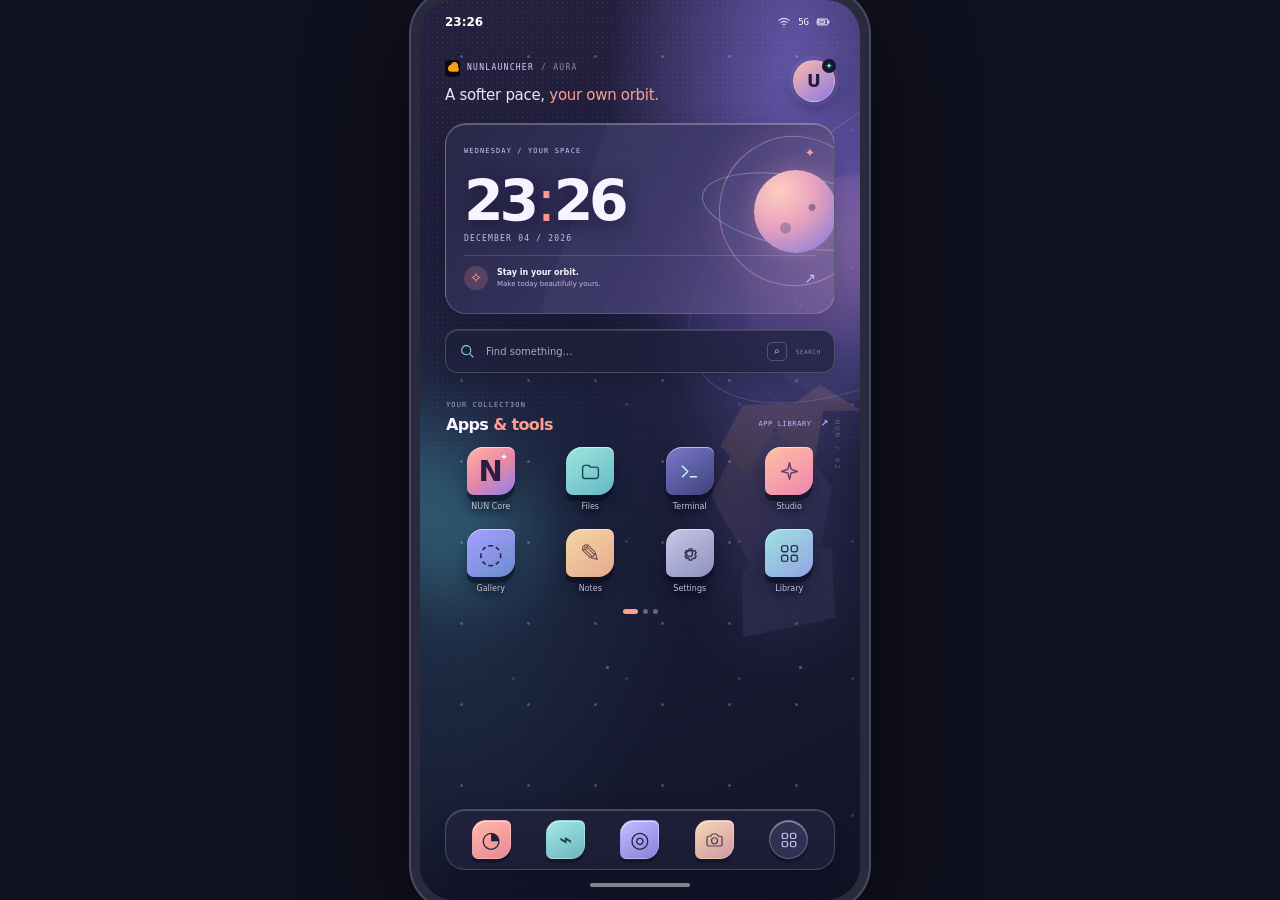
<file: ui/index.html>
<!doctype html>
<html lang="en">
<head>
<meta charset="utf-8"><meta name="viewport" content="width=device-width,initial-scale=1,viewport-fit=cover">
<meta name="theme-color" content="#17182f"><meta name="description" content="NUNLauncher — independent mobile home environment concept">
<title>NUNLauncher — Home</title><link rel="stylesheet" href="./styles.css"><script src="./app.js" defer></script>
</head>
<body>
<svg class="icons" aria-hidden="true">
<symbol id="i-wifi" viewBox="0 0 24 24"><path d="M3 9a14 14 0 0 1 18 0M6.5 12.5a9 9 0 0 1 11 0M10 16a3.5 3.5 0 0 1 4 0M12 20h.01"/></symbol>
<symbol id="i-battery" viewBox="0 0 24 24"><rect x="2" y="7" width="18" height="10" rx="2"/><path d="M22 10v4M5 10h10v4H5z"/></symbol>
<symbol id="i-search" viewBox="0 0 24 24"><circle cx="10.8" cy="10.8" r="6.8"/><path d="m16 16 5 5"/></symbol>
<symbol id="i-grid" viewBox="0 0 24 24"><rect x="3" y="3" width="7" height="7" rx="2"/><rect x="14" y="3" width="7" height="7" rx="2"/><rect x="3" y="14" width="7" height="7" rx="2"/><rect x="14" y="14" width="7" height="7" rx="2"/></symbol>
<symbol id="i-spark" viewBox="0 0 24 24"><path d="m12 2 1.8 7.2L21 12l-7.2 1.8L12 21l-1.8-7.2L3 12l7.2-2.8L12 2Z"/></symbol>
<symbol id="i-folder" viewBox="0 0 24 24"><path d="M3 7.5A2.5 2.5 0 0 1 5.5 5H10l2 2h6.5A2.5 2.5 0 0 1 21 9.5v8a2.5 2.5 0 0 1-2.5 2.5h-13A2.5 2.5 0 0 1 3 17.5z"/></symbol>
<symbol id="i-terminal" viewBox="0 0 24 24"><path d="m4 6 6 6-6 6M13 18h7"/></symbol>
<symbol id="i-settings" viewBox="0 0 24 24"><circle cx="12" cy="12" r="3.5"/><path d="m19.4 15 .1.1 1.2 1-1.5 2.6-1.5-.6a8.4 8.4 0 0 1-1.6.9l-.3 1.6h-3l-.3-1.6a8.4 8.4 0 0 1-1.7-.9l-1.4.6-1.5-2.6 1.2-1a7.7 7.7 0 0 1 0-1.9l-1.2-1 1.5-2.6 1.5.6a8.4 8.4 0 0 1 1.6-.9l.3-1.6h3l.3 1.6a8.4 8.4 0 0 1 1.7.9l1.4-.6 1.5 2.6-1.2 1a7.7 7.7 0 0 1-.1 1.8Z" transform="translate(-1 -1)"/></symbol>
<symbol id="i-bluetooth" viewBox="0 0 24 24"><path d="m7 7 10 10-5 5V2l5 5L7 17"/></symbol>
<symbol id="i-flash" viewBox="0 0 24 24"><path d="m13 2-9 12h7l-1 8 10-13h-7z"/></symbol>
<symbol id="i-moon" viewBox="0 0 24 24"><path d="M20.8 15.2A8.5 8.5 0 0 1 8.8 3.2 8.5 8.5 0 1 0 20.8 15.2Z"/></symbol>
<symbol id="i-camera" viewBox="0 0 24 24"><path d="M4 7h3l2-3h6l2 3h3a2 2 0 0 1 2 2v9a2 2 0 0 1-2 2H4a2 2 0 0 1-2-2V9a2 2 0 0 1 2-2Z"/><circle cx="12" cy="13" r="4"/></symbol>
</svg>
<main class="phone" id="phone">
<div class="ambient-bg" aria-hidden="true"><div class="aurora aurora-a"></div><div class="aurora aurora-b"></div><div class="celestial-ring ring-a"></div><div class="celestial-ring ring-b"></div><div class="celestial-core"></div><div class="star-field"></div><div class="anime-silhouette"><i></i><b></b></div><span class="bg-caption">NUN / 02</span></div>
<header class="status-bar"><time id="status-time">09:41</time><button id="quick-open" aria-label="Open quick settings"><span class="status-icons"><svg><use href="#i-wifi"/></svg><b>5G</b><svg><use href="#i-battery"/></svg></span></button></header>
<section class="home-content" aria-label="NUNLauncher home screen">
<div class="hello-row"><div><div class="launcher-brand"><img class="brand-flower" src="../assets/duck-ui/duck-mark.svg" alt=""> NUNLAUNCHER <span class="brand-edition">/ AURA</span></div><p class="greeting" id="greeting">A new day, <em>a new orbit.</em></p></div><button class="profile-button" data-launch="Profile" aria-label="User profile"><span>U</span><i>✦</i></button></div>
<section class="hero-widget">
<div class="widget-kicker"><span>WEDNESDAY / YOUR SPACE</span><i>✦</i></div>
<div class="widget-time" id="widget-clock">09<span>:</span>41</div>
<div class="widget-date" id="widget-date">NOVEMBER 11 / 2026</div>
<div class="widget-divider"></div>
<div class="widget-message"><span class="message-orb">✧</span><span><b>Stay in your orbit.</b><small>Make today beautifully yours.</small></span><span class="widget-arrow">↗</span></div>
<div class="widget-art" aria-hidden="true"><div class="art-ring"></div><div class="art-moon"></div><div class="art-star">✦</div></div>
</section>
<label class="search-field"><svg><use href="#i-search"/></svg><input id="home-search" type="search" placeholder="Find something…" autocomplete="off"><kbd>⌕</kbd><span class="search-shortcut">SEARCH</span></label>
<div class="section-heading"><div><small>YOUR COLLECTION</small><h2>Apps <em>& tools</em></h2></div><button id="all-apps" type="button">APP LIBRARY <span>↗</span></button></div>
<section class="app-grid" id="home-grid" aria-label="Applications">
<button class="app-item" data-launch="NUN Core" data-keywords="system core dashboard"><span class="app-icon icon-core"><b>N</b><i>✦</i></span><small>NUN Core</small></button>
<button class="app-item" data-launch="Files" data-keywords="files documents storage"><span class="app-icon icon-files"><svg><use href="#i-folder"/></svg></span><small>Files</small></button>
<button class="app-item" data-launch="Terminal" data-keywords="terminal command shell"><span class="app-icon icon-terminal"><svg><use href="#i-terminal"/></svg></span><small>Terminal</small></button>
<button class="app-item" data-launch="Studio" data-keywords="studio design create"><span class="app-icon icon-studio"><svg><use href="#i-spark"/></svg></span><small>Studio</small></button>
<button class="app-item" data-launch="Gallery" data-keywords="photos images gallery"><span class="app-icon icon-gallery"><i>◌</i></span><small>Gallery</small></button>
<button class="app-item" data-launch="Notes" data-keywords="notes writing journal"><span class="app-icon icon-notes">✎</span><small>Notes</small></button>
<button class="app-item" data-launch="Settings" data-keywords="settings controls preferences"><span class="app-icon icon-settings"><svg><use href="#i-settings"/></svg></span><small>Settings</small></button>
<button class="app-item" data-launch="Library" data-keywords="library apps catalog"><span class="app-icon icon-library"><svg><use href="#i-grid"/></svg></span><small>Library</small></button>
</section>
<div class="page-indicator"><i class="active"></i><i></i><i></i></div>
<div class="flex-space"></div>
<nav class="favorite-dock" aria-label="Favorite applications"><button class="favorite-item favorite-phone" data-launch="Phone" aria-label="Phone">◔</button><button class="favorite-item favorite-chat" data-launch="Messages" aria-label="Messages">⌁</button><button class="favorite-item favorite-browser" data-launch="Browser" aria-label="Browser">◎</button><button class="favorite-item favorite-camera" data-launch="Camera" aria-label="Camera"><svg><use href="#i-camera"/></svg></button><button class="dock-library" id="dock-library" aria-label="Open app library"><svg><use href="#i-grid"/></svg></button></nav>
<div class="gesture-bar"></div>
</section>
<section class="app-drawer" id="drawer" aria-hidden="true"><div class="drawer-handle"></div><div class="drawer-header"><div><small>THE NUN COLLECTION</small><h2>Everything <em>within reach.</em></h2></div><button id="drawer-close" aria-label="Close app library">×</button></div><label class="drawer-search"><svg><use href="#i-search"/></svg><input id="drawer-search" type="search" placeholder="Search your apps…" autocomplete="off"></label><div class="drawer-categories"><button class="category active" data-category="all">All</button><button class="category" data-category="system">System</button><button class="category" data-category="creative">Creative</button><button class="category" data-category="daily">Daily</button></div><div class="drawer-grid" id="drawer-grid"></div><p class="drawer-foot">YOUR PERSONAL APPLICATION SPACE</p></section>
<section class="control-center" id="quick-panel" aria-hidden="true"><div class="control-handle"></div><div class="control-header"><div><small>DEVICE CONTROL</small><h2>Feel the <em>flow.</em></h2></div><button id="quick-close" aria-label="Close quick settings">×</button></div><div class="control-clock"><strong id="panel-clock">09:41</strong><span id="panel-date">WED · NOV 11</span></div><div class="control-grid">
<button class="control-tile active" data-toggle="wifi" aria-pressed="true"><svg><use href="#i-wifi"/></svg><span>Wi-Fi</span><small>Connected</small></button>
<button class="control-tile active" data-toggle="bluetooth" aria-pressed="true"><svg><use href="#i-bluetooth"/></svg><span>Bluetooth</span><small>On</small></button>
<button class="control-tile" data-toggle="flash" aria-pressed="false"><svg><use href="#i-flash"/></svg><span>Flashlight</span><small>Off</small></button>
<button class="control-tile" data-toggle="focus" aria-pressed="false"><svg><use href="#i-moon"/></svg><span>Quiet mode</span><small>Off</small></button>
</div><label class="brightness-control"><span>SCREEN LIGHT</span><input id="brightness" type="range" min="40" max="100" value="90"></label><div class="control-footer"><span>LOCAL VISUAL PREVIEW</span><button id="settings-shortcut">PERSONALIZE ↗</button></div></section>
</main>
<dialog id="app-dialog" class="launch-dialog"><button id="dialog-close" class="dialog-close" aria-label="Close">×</button><div class="dialog-orbit">✦</div><small class="dialog-kicker">NUNLAUNCHER / APPLICATION</small><h2 id="dialog-title">Application</h2><p id="dialog-copy"></p><div class="dialog-note"><i></i> SHORTCUT PREVIEW · NO APP SERVICE CONNECTED</div><button id="dialog-ok" class="dialog-action">Back to your space <span>↗</span></button></dialog>
<div class="toast" id="toast" role="status" aria-live="polite"></div>
</body></html>
</file>
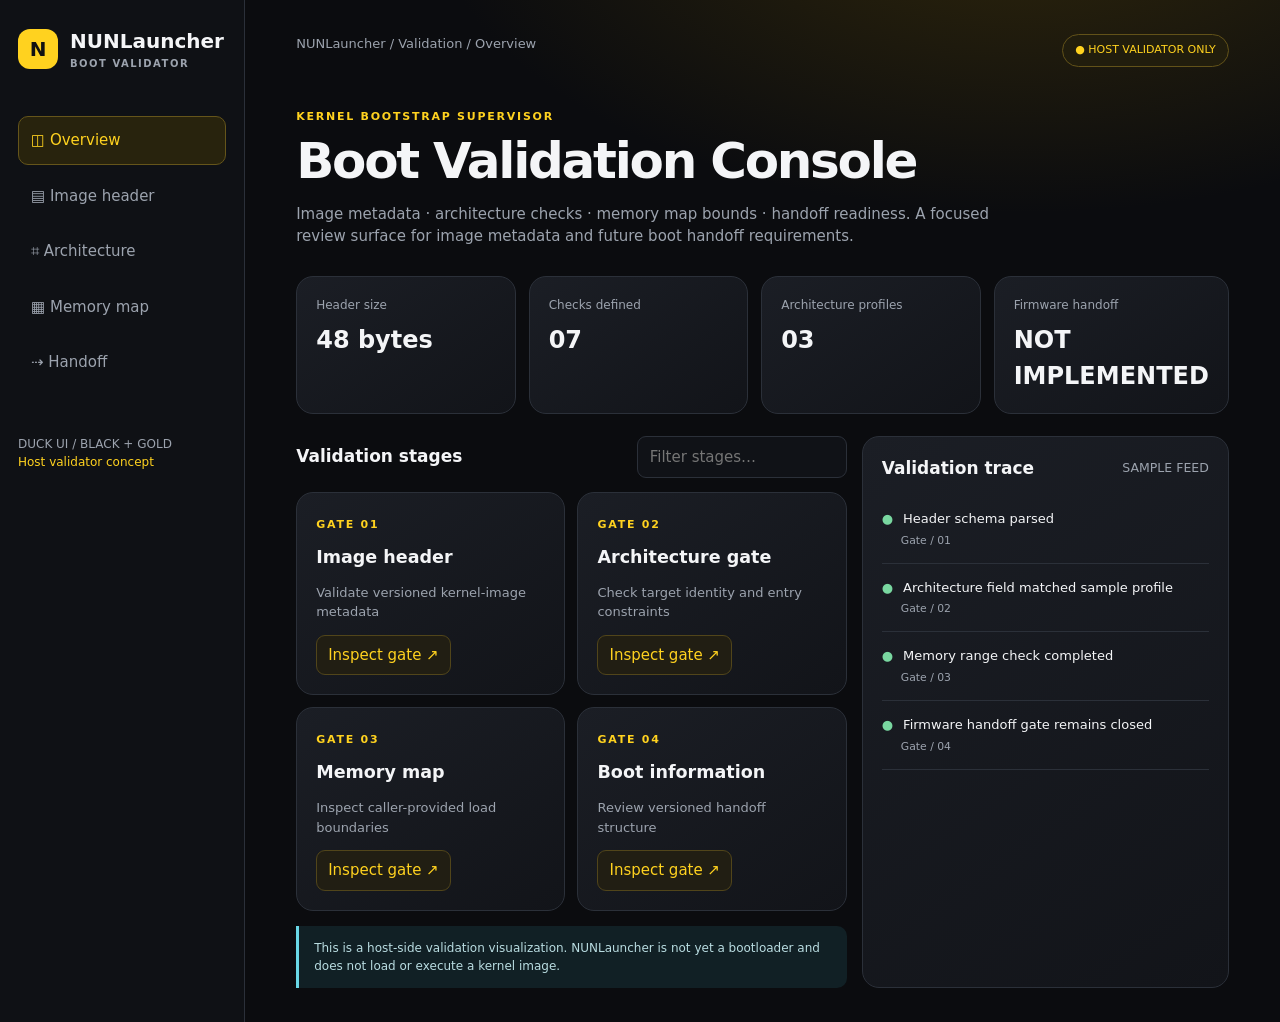
<file: docs/gui/index.html>
<!doctype html><html lang="en"><head><meta charset="utf-8"><meta name="viewport" content="width=device-width,initial-scale=1"><meta name="theme-color" content="#101114"><title>NUNLauncher — Boot Validation Console</title><style>
:root{color-scheme:dark;--bg:#0b0c0f;--p:#171a20;--l:#2b3039;--t:#f4f5f7;--m:#9ca3ae;--g:#ffd21f;--c:#69d7e6;--ok:#79d7a0;font:15px/1.5 Inter,system-ui,sans-serif}*{box-sizing:border-box}body{margin:0;background:radial-gradient(850px 450px at 80% -10%,#30270b,transparent 70%),var(--bg);color:var(--t)}button,input{font:inherit}.app{display:grid;grid-template-columns:245px 1fr;min-height:100vh}.side{background:#0f1115;border-right:1px solid var(--l);padding:26px 18px}.brand{display:flex;gap:12px;align-items:center;font-size:20px;font-weight:850}.mark{width:40px;height:40px;border-radius:12px;background:var(--g);color:#111;display:grid;place-items:center}.nav{display:grid;gap:7px;margin-top:45px}.nav button{background:transparent;border:1px solid transparent;color:var(--m);padding:12px;text-align:left;border-radius:10px;transition:.2s}.nav button:hover,.nav button.active{background:#28230d;border-color:#65551a;color:var(--g)}.side footer{margin-top:48px;color:var(--m);font-size:12px}.main{padding:34px clamp(18px,4vw,58px);max-width:1500px;width:100%;margin:auto}.top{display:flex;justify-content:space-between;color:var(--m);font-size:13px}.badge{padding:7px 12px;border-radius:30px;background:#211d0d;border:1px solid #625219;color:var(--g);font-size:11px}.hero{margin:42px 0 28px}.eyebrow,.card small{color:var(--g);font-size:11px;letter-spacing:.16em;font-weight:800}.hero h1{font-size:clamp(32px,4vw,50px);line-height:1.05;letter-spacing:-.045em;margin:10px 0}.hero p{color:var(--m);max-width:720px}.stats{display:grid;grid-template-columns:repeat(4,1fr);gap:13px}.stat,.card,.panel{background:linear-gradient(145deg,#1b1e25,#121419);border:1px solid var(--l);border-radius:17px;padding:19px;transition:.22s}.stat:hover,.card:hover{transform:translateY(-3px);border-color:#76651d}.stat span{display:block;color:var(--m);font-size:12px}.stat b{display:block;font-size:24px;margin-top:8px}.body{display:grid;grid-template-columns:1.2fr .8fr;gap:15px;margin-top:22px}.heading{display:flex;justify-content:space-between;align-items:center;margin-bottom:14px}.heading h2{font-size:17px;margin:0}.search{background:#101217;border:1px solid var(--l);color:white;border-radius:9px;padding:9px 12px;width:210px}.cards{display:grid;grid-template-columns:repeat(2,1fr);gap:12px}.card h3{margin:9px 0 4px}.card p{font-size:13px;color:var(--m);min-height:38px}.card button{background:#211e13;border:1px solid #51451a;color:var(--g);padding:8px 11px;border-radius:9px}.event{padding:14px 0;border-bottom:1px solid var(--l);font-size:13px}.event:before{content:'●';color:var(--ok);margin-right:10px}.event small{display:block;color:var(--m);margin:4px 0 0 19px}.notice{margin-top:15px;padding:13px 15px;background:#112025;border-left:3px solid var(--c);border-radius:0 10px 10px 0;color:#b9dce1;font-size:12px}.toast{position:fixed;right:22px;bottom:22px;background:var(--g);color:#111;padding:12px 16px;border-radius:10px;font-weight:800;opacity:0;transform:translateY(8px);transition:.2s}.toast.show{opacity:1;transform:none}@media(max-width:850px){.app{grid-template-columns:1fr}.side{padding:14px 18px;border-right:0;border-bottom:1px solid var(--l)}.nav{display:flex;overflow:auto;margin-top:12px}.nav button{white-space:nowrap}.side footer{display:none}.body{grid-template-columns:1fr}}@media(max-width:560px){.stats{grid-template-columns:repeat(2,1fr)}.cards{grid-template-columns:1fr}.badge{font-size:9px}}@media(prefers-reduced-motion:reduce){*,*::before,*::after{transition:none!important;animation:none!important}}</style></head><body><div class="app"><aside class="side"><div class="brand"><div class="mark">N</div><div>NUNLauncher<small style="display:block;color:var(--m);font-size:10px;letter-spacing:.15em">BOOT VALIDATOR</small></div></div><nav class="nav" aria-label="Primary"><button class="active">◫ Overview</button><button>▤ Image header</button><button>⌗ Architecture</button><button>▦ Memory map</button><button>⇢ Handoff</button></nav><footer>DUCK UI / BLACK + GOLD<br><span style="color:var(--g)">Host validator concept</span></footer></aside><main class="main"><div class="top"><span>NUNLauncher / Validation / Overview</span><span class="badge">● HOST VALIDATOR ONLY</span></div><header class="hero"><div class="eyebrow">KERNEL BOOTSTRAP SUPERVISOR</div><h1>Boot Validation Console</h1><p>Image metadata · architecture checks · memory map bounds · handoff readiness. A focused review surface for image metadata and future boot handoff requirements.</p></header><section class="stats"><div class="stat"><span>Header size</span><b>48 bytes</b></div><div class="stat"><span>Checks defined</span><b>07</b></div><div class="stat"><span>Architecture profiles</span><b>03</b></div><div class="stat"><span>Firmware handoff</span><b>NOT IMPLEMENTED</b></div></section><div class="body"><section><div class="heading"><h2>Validation stages</h2><input id="search" class="search" placeholder="Filter stages…" aria-label="Filter stages"></div><div class="cards"><article class="card"><small>GATE 01</small><h3>Image header</h3><p>Validate versioned kernel-image metadata</p><button data-action="Image header">Inspect gate ↗</button></article><article class="card"><small>GATE 02</small><h3>Architecture gate</h3><p>Check target identity and entry constraints</p><button data-action="Architecture gate">Inspect gate ↗</button></article><article class="card"><small>GATE 03</small><h3>Memory map</h3><p>Inspect caller-provided load boundaries</p><button data-action="Memory map">Inspect gate ↗</button></article><article class="card"><small>GATE 04</small><h3>Boot information</h3><p>Review versioned handoff structure</p><button data-action="Boot information">Inspect gate ↗</button></article></div><div class="notice">This is a host-side validation visualization. NUNLauncher is not yet a bootloader and does not load or execute a kernel image.</div></section><aside class="panel"><div class="heading"><h2>Validation trace</h2><small style="color:var(--m)">SAMPLE FEED</small></div><div class="event">Header schema parsed<small>Gate / 01</small></div><div class="event">Architecture field matched sample profile<small>Gate / 02</small></div><div class="event">Memory range check completed<small>Gate / 03</small></div><div class="event">Firmware handoff gate remains closed<small>Gate / 04</small></div></aside></div></main></div><div class="toast" id="toast" role="status" aria-live="polite"></div><script>const t=document.getElementById('toast');let tm;function say(s){t.textContent=s;t.classList.add('show');clearTimeout(tm);tm=setTimeout(()=>t.classList.remove('show'),2100)}document.querySelectorAll('button').forEach(b=>b.addEventListener('click',()=>{if(b.dataset.action)say(b.dataset.action+' · preview only');else{document.querySelectorAll('.nav button').forEach(x=>x.classList.remove('active'));if(b.closest('.nav'))b.classList.add('active');say(b.textContent.trim()+' selected')}}));document.getElementById('search').addEventListener('input',e=>document.querySelectorAll('.card').forEach(c=>c.hidden=!c.innerText.toLowerCase().includes(e.target.value.toLowerCase())));</script></body></html>
</file>
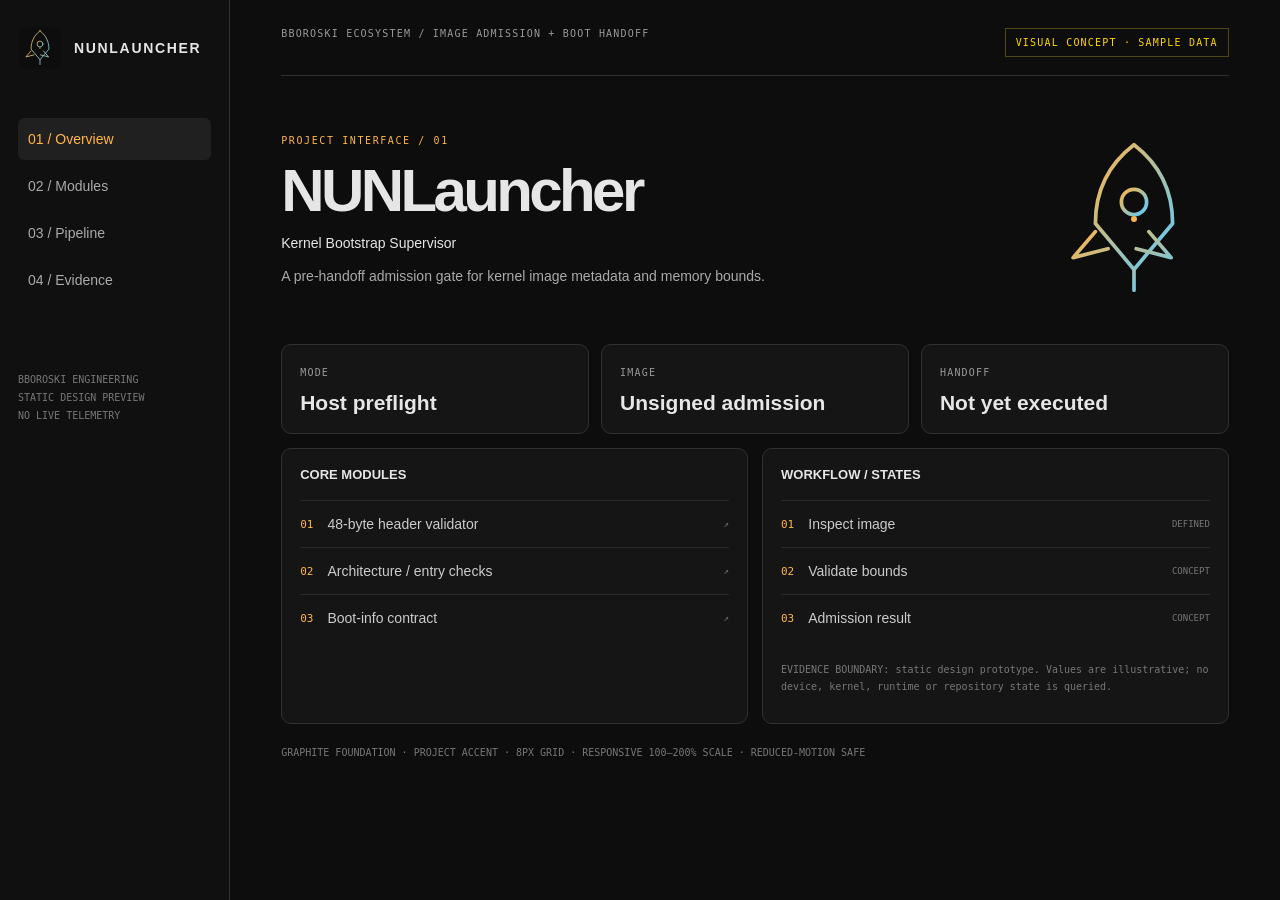
<file: BBOROSKI_VISUAL_SHELL_v2.html>
<!doctype html><html lang="en"><meta charset="utf-8"><meta name="viewport" content="width=device-width,initial-scale=1"><meta name="color-scheme" content="dark"><title>NUNLauncher — Visual Shell</title><style>:root{--bg:#0d0d0d;--panel:#151515;--edge:#303030;--text:#e6e6e6;--muted:#999;--a:#FFB547;--b:#5BCBFF;font-family:Inter,"Segoe UI",sans-serif}*{box-sizing:border-box}body{margin:0;background:var(--bg);color:var(--text);font-size:14px}.layout{display:grid;grid-template-columns:230px 1fr;min-height:100vh}.side{padding:26px 18px;background:#101010;border-right:1px solid var(--edge)}.brand{display:flex;gap:12px;align-items:center;font-weight:800;letter-spacing:.12em}.brand img{width:44px}nav{margin-top:48px}nav a{display:block;padding:13px 10px;margin:5px 0;border-radius:6px;color:#aaa;text-decoration:none}nav a:first-child{color:var(--a);background:#202020}.side footer{margin-top:70px;color:#777;font:10px monospace;line-height:1.8}.main{padding:28px clamp(18px,4vw,54px)}header{display:flex;justify-content:space-between;border-bottom:1px solid var(--edge);padding-bottom:18px}.mono,small,.tag{font:10px "JetBrains Mono",monospace;letter-spacing:.12em;color:var(--muted)}.tag{color:#ffd600;border:1px solid #51451b;padding:8px 10px}.hero{display:flex;justify-content:space-between;align-items:center;padding:48px 0 30px;gap:24px}.hero h1{font-size:clamp(36px,5vw,60px);letter-spacing:-.06em;margin:10px 0}.hero p{max-width:680px;color:#aaa;line-height:1.7}.hero img{width:190px;max-width:28vw}.eyebrow{color:var(--a);font:10px monospace;letter-spacing:.16em}.stats{display:grid;grid-template-columns:repeat(3,1fr);gap:12px}.stats article,.panel{background:var(--panel);border:1px solid var(--edge);border-radius:10px;padding:18px}.stats b{display:block;font-size:21px;margin-top:12px}.cols{display:grid;grid-template-columns:1fr 1fr;gap:14px;margin-top:14px}.panel h2{font-size:13px;margin:0 0 18px}.panel ul{list-style:none;padding:0;margin:0}.panel li{display:flex;gap:14px;align-items:center;padding:15px 0;border-top:1px solid #292929;color:#ccc}.panel li i{font:11px monospace;color:var(--a);font-style:normal}.panel li span,.panel li em{margin-left:auto;color:#777;font:9px monospace;font-style:normal}.note{color:#777;font:10px monospace;line-height:1.7;margin-top:20px}@media(max-width:800px){.layout{grid-template-columns:70px 1fr}.side{padding:20px 8px}.brand span,nav a:not(:first-child){display:none}.cols{grid-template-columns:1fr}}@media(max-width:560px){.layout{display:block}.side{display:none}.hero img{display:none}.stats{grid-template-columns:1fr}.main{padding:18px}header{gap:12px;flex-direction:column}}</style><body><div class="layout"><aside class="side"><div class="brand"><img src="BBOROSKI_GLOBAL_MARK_v2.svg" alt=""><span>NUNLAUNCHER</span></div><nav><a href="#overview">01 / Overview</a><a href="#modules">02 / Modules</a><a href="#pipeline">03 / Pipeline</a><a href="#evidence">04 / Evidence</a></nav><footer>BBOROSKI ENGINEERING<br>STATIC DESIGN PREVIEW<br>NO LIVE TELEMETRY</footer></aside><main class="main"><header><span class="mono">BBOROSKI ECOSYSTEM / IMAGE ADMISSION + BOOT HANDOFF</span><span class="tag">VISUAL CONCEPT · SAMPLE DATA</span></header><section class="hero" id="overview"><div><div class="eyebrow">PROJECT INTERFACE / 01</div><h1>NUNLauncher</h1><div>Kernel Bootstrap Supervisor</div><p>A pre-handoff admission gate for kernel image metadata and memory bounds.</p></div><img src="BBOROSKI_GLOBAL_MARK_v2.svg" alt="NUNLauncher visual mark"></section><section class="stats"><article><small>MODE</small><b>Host preflight</b></article><article><small>IMAGE</small><b>Unsigned admission</b></article><article><small>HANDOFF</small><b>Not yet executed</b></article></section><section class="cols"><article class="panel" id="modules"><h2>CORE MODULES</h2><ul><li><i>01</i>48-byte header validator<span>↗</span></li><li><i>02</i>Architecture / entry checks<span>↗</span></li><li><i>03</i>Boot-info contract<span>↗</span></li></ul></article><article class="panel" id="pipeline"><h2>WORKFLOW / STATES</h2><ul><li><i>01</i>Inspect image<em>DEFINED</em></li><li><i>02</i>Validate bounds<em>CONCEPT</em></li><li><i>03</i>Admission result<em>CONCEPT</em></li></ul><p class="note" id="evidence">EVIDENCE BOUNDARY: static design prototype. Values are illustrative; no device, kernel, runtime or repository state is queried.</p></article></section><p class="note">GRAPHITE FOUNDATION · PROJECT ACCENT · 8PX GRID · RESPONSIVE 100–200% SCALE · REDUCED-MOTION SAFE</p></main></div></body></html>
</file>
<file: ui/styles.css>
:root{color-scheme:dark;--night:#17182f;--night-2:#242344;--panel:#252541;--panel-soft:#323252;--lavender:#c6baff;--violet:#9884ff;--cyan:#78dce2;--coral:#ff9d91;--cream:#f7f3ff;--muted:#b4b0ce;--mono:ui-monospace,SFMono-Regular,Consolas,monospace;--sans:Inter,ui-sans-serif,system-ui,-apple-system,"Segoe UI",sans-serif}*{box-sizing:border-box}html,body{margin:0;min-width:320px;min-height:100%;background:#10111e;color:var(--cream);font-family:var(--sans)}button,input{font:inherit}button{cursor:pointer}svg{width:18px;height:18px;fill:none;stroke:currentColor;stroke-width:1.65;stroke-linecap:round;stroke-linejoin:round}.icons{position:absolute;width:0;height:0}.phone{width:min(100%,440px);height:min(950px,100dvh);min-height:690px;margin:0 auto;position:relative;overflow:hidden;isolation:isolate;border-radius:34px;background:radial-gradient(ellipse at 85% 8%,#6153a5 0,transparent 35%),linear-gradient(155deg,#25213f 0%,#191b37 48%,#131627 100%);box-shadow:0 0 0 9px #2a2a3d,0 0 0 11px #4a4960,0 30px 100px #000b}.ambient-bg{position:absolute;inset:0;z-index:-2;overflow:hidden;background:radial-gradient(ellipse at 78% 28%,#6b5eae40,transparent 39%),radial-gradient(ellipse at 6% 65%,#4aaebd24,transparent 40%)}.ambient-bg:after{content:"";position:absolute;inset:0;opacity:.12;background-image:radial-gradient(#fff 0.6px,transparent .7px);background-size:5px 5px;mask-image:linear-gradient(140deg,#000,transparent 80%)}.aurora{position:absolute;filter:blur(36px);border-radius:50%;opacity:.3}.aurora-a{width:270px;height:180px;right:-90px;top:150px;background:#987dfb;transform:rotate(-25deg);animation:aurora 13s ease-in-out infinite}.aurora-b{width:250px;height:150px;left:-130px;top:430px;background:#50b7c9;transform:rotate(26deg);animation:aurora 17s ease-in-out infinite reverse}.celestial-ring{position:absolute;border:1px solid #d3c9ff30;border-radius:50%;pointer-events:none}.ring-a{width:520px;height:250px;right:-315px;top:100px;transform:rotate(-34deg);animation:orbit 32s linear infinite}.ring-b{width:410px;height:410px;right:-250px;top:35px;border-style:dashed;opacity:.45;animation:orbit 42s linear infinite reverse}.celestial-core{position:absolute;width:230px;height:230px;right:-115px;top:175px;border-radius:50%;background:radial-gradient(circle at 34% 30%,#ffb5a1 0,#cf8cba 24%,#7566bd 49%,#4d4e83 72%,transparent 73%);opacity:.22;filter:blur(2px)}.star-field{position:absolute;inset:0;background-image:radial-gradient(#eeeaff 1px,transparent 1.5px),radial-gradient(#9c91ed 1px,transparent 1.5px),radial-gradient(#fff 1.5px,transparent 2px);background-size:67px 81px,113px 137px,193px 181px;background-position:8px 16px,37px 62px,91px 34px;opacity:.24}.anime-silhouette{position:absolute;right:-40px;top:395px;width:270px;height:230px;opacity:.14;transform:rotate(-12deg);filter:drop-shadow(0 0 35px #a68dff)}.anime-silhouette:before{content:"";position:absolute;width:120px;height:155px;right:65px;top:28px;border-radius:53% 47% 33% 35%;background:linear-gradient(145deg,#ffb7a7,#9887ec 67%,transparent);clip-path:polygon(42% 0,80% 14%,100% 51%,74% 100%,22% 92%,0 40%)}.anime-silhouette i{position:absolute;width:145px;height:85px;right:20px;top:4px;background:#ffb9a9;clip-path:polygon(0 46%,21% 4%,55% 15%,76% 0,100% 40%,74% 31%,58% 100%,39% 38%,14% 86%)}.anime-silhouette b{position:absolute;width:105px;height:85px;right:78px;top:150px;background:#8f88d9;clip-path:polygon(50% 0,100% 20%,90% 100%,0 100%,12% 26%)}.bg-caption{position:absolute;right:19px;top:420px;writing-mode:vertical-rl;font:7px var(--mono);letter-spacing:.3em;color:#d1c7ff50}.status-bar{height:43px;padding:0 25px;display:flex;align-items:center;justify-content:space-between;position:relative;z-index:3;color:#fff;font-size:12px;font-weight:700}.status-bar button{border:0;background:transparent;color:#fff;padding:5px;border-radius:8px}.status-bar button:hover{background:#ffffff1c}.status-icons{display:flex;align-items:center;gap:7px}.status-icons svg{width:14px;height:14px}.status-icons b{font:9px var(--mono)}.home-content{height:calc(100% - 43px);min-height:0;display:flex;flex-direction:column;padding:17px 25px 13px;position:relative;z-index:1}.hello-row{display:flex;justify-content:space-between;align-items:flex-start}.launcher-brand{display:flex;align-items:center;gap:7px;font:8px var(--mono);letter-spacing:.16em;color:#d8d0ff}.brand-flower{width:15px;height:15px;display:inline-block;object-fit:cover;border-radius:4px;box-shadow:0 2px 0 #08091b}.brand-edition{color:#8e8aa9}.greeting{margin:11px 0 0;font-size:15px;color:#e8e3ff;letter-spacing:-.02em}.greeting em{font-style:normal;color:var(--coral)}.profile-button{width:42px;height:42px;border:1px solid #ffffff44;border-radius:50%;background:linear-gradient(145deg,#ffb8a7,#8a78e9);color:#211d40;font-size:17px;font-weight:800;position:relative;box-shadow:0 0 0 4px #d8cfff12,0 7px 18px #05061750;transition:transform .18s,box-shadow .18s}.profile-button i{position:absolute;right:-2px;top:-2px;width:14px;height:14px;border-radius:50%;background:var(--night);color:var(--cyan);font-size:9px;display:grid;place-items:center;font-style:normal}.profile-button:hover{transform:translateY(-3px) rotate(5deg);box-shadow:0 0 0 5px #d8cfff20,0 10px 20px #05061760}.profile-button:active{transform:translateY(2px)}.hero-widget{height:191px;min-height:191px;position:relative;overflow:hidden;margin-top:19px;padding:17px 18px;border:1px solid #ffffff34;border-radius:21px;background:linear-gradient(122deg,#292849ed 0%,#3b3667e8 54%,#75619cba 100%);box-shadow:0 13px 32px #0a0a204d,inset 0 1px #fff4}.hero-widget:after{content:"";position:absolute;inset:0;pointer-events:none;background:linear-gradient(110deg,transparent 35%,#d4c9ff0b 36%,transparent 72%)}.widget-kicker{display:flex;align-items:center;justify-content:space-between;position:relative;z-index:1;font:7px var(--mono);letter-spacing:.16em;color:#d3c9f6}.widget-kicker i{font-style:normal;color:var(--coral);font-size:17px}.widget-time{font-size:57px;line-height:1;font-weight:750;letter-spacing:-.075em;margin:12px 0 4px;position:relative;z-index:1;text-shadow:0 4px 20px #100d28aa}.widget-time span{color:var(--coral);font-weight:400;padding:0 2px}.widget-date{position:relative;z-index:1;font:8px var(--mono);letter-spacing:.15em;color:#c2bde2}.widget-divider{height:1px;background:#ffffff25;margin:12px 0 10px;position:relative;z-index:1}.widget-message{display:flex;align-items:center;gap:9px;position:relative;z-index:1}.message-orb{width:24px;height:24px;border-radius:50%;display:grid;place-items:center;background:#ff9d9130;color:var(--coral);font-size:15px}.widget-message b,.widget-message small{display:block}.widget-message b{font-size:8px;font-weight:700}.widget-message small{font-size:7px;color:#c0badf;margin-top:3px}.widget-arrow{margin-left:auto;color:#c9c2eb;font-size:14px}.widget-art{position:absolute;width:190px;height:190px;right:-57px;top:6px;pointer-events:none}.art-ring{position:absolute;width:150px;height:150px;right:22px;top:6px;border:1px solid #f5c1d966;border-radius:50%;transform:rotate(-34deg);box-shadow:0 0 30px #ff9d9122,inset 0 0 30px #b1a5ff20}.art-ring:after{content:"";position:absolute;width:190px;height:70px;left:-20px;top:40px;border:1px solid #94e2e666;border-radius:50%;transform:rotate(44deg)}.art-moon{position:absolute;width:83px;height:83px;right:54px;top:40px;border-radius:50%;background:radial-gradient(circle at 30% 25%,#ffcec2,#e6a0bd 45%,#9e86d4 80%);box-shadow:0 0 36px #ffb4ce62}.art-moon:after{content:"";position:absolute;inset:0;border-radius:inherit;background:radial-gradient(circle at 70% 45%,#463b6b 0 3px,transparent 4px),radial-gradient(circle at 38% 70%,#75608f 0 5px,transparent 6px);opacity:.5}.art-star{position:absolute;right:35px;top:22px;color:#a4edf0;font-size:20px;text-shadow:0 0 16px #92e3e4}.search-field{height:44px;min-height:44px;display:flex;align-items:center;gap:9px;padding:0 13px;margin-top:15px;border:1px solid #ffffff30;border-radius:13px;background:#201f3cbd;box-shadow:0 7px 17px #08091935,inset 0 1px #fff2;backdrop-filter:blur(10px)}.search-field svg{width:16px;color:var(--cyan)}.search-field input,.drawer-search input{flex:1;min-width:0;border:0;outline:0;background:transparent;color:#fff;font-size:10px}.search-field input::placeholder,.drawer-search input::placeholder{color:#aaa7c7}.search-field kbd{font:10px var(--mono);color:#b5aaf3;border:1px solid #bdb0f84d;border-radius:5px;padding:3px 6px}.search-shortcut{font:6px var(--mono);letter-spacing:.1em;color:#8784a9}.section-heading{display:flex;align-items:flex-end;justify-content:space-between;margin:19px 1px 12px}.section-heading small{font:7px var(--mono);letter-spacing:.16em;color:#aaa5cf}.section-heading h2{font-size:16px;letter-spacing:-.04em;margin:4px 0 0}.section-heading h2 em{font-style:normal;color:var(--coral)}.section-heading button{border:0;background:transparent;color:#c1b6ff;font:7px var(--mono);letter-spacing:.09em;padding:5px}.section-heading button span{font-size:13px;margin-left:4px}.app-grid{display:grid;grid-template-columns:repeat(4,1fr);column-gap:8px;row-gap:16px}.app-item{display:flex;align-items:center;flex-direction:column;gap:7px;min-width:0;padding:1px 0;border:0;background:transparent;color:#f2edff;transition:transform .18s}.app-item:hover{transform:translateY(-4px)}.app-item:active{transform:translateY(3px) scale(.95)}.app-item small{font-size:8px;color:#e0dbf3;text-shadow:0 2px 7px #08091c;white-space:nowrap}.app-icon{width:48px;height:48px;display:grid;place-items:center;position:relative;border-radius:16px 7px 16px 7px;box-shadow:0 6px 0 #090a1b82,0 10px 16px #07081755,inset 0 1px #fff8;transition:box-shadow .18s,filter .18s}.app-item:hover .app-icon{filter:brightness(1.12);box-shadow:0 9px 0 #090a1b82,0 14px 19px #07081770,inset 0 1px #fff9}.app-item:active .app-icon{box-shadow:inset 0 3px 8px #090a1b80,0 1px 0 #090a1b}.app-icon svg{width:21px;height:21px}.icon-core{background:linear-gradient(145deg,#ffb5a6,#e887a6 50%,#8d80ec);color:#272044;font-size:29px}.icon-core i{position:absolute;right:7px;top:5px;font-size:9px;font-style:normal;color:#fff}.icon-files{background:linear-gradient(145deg,#a1e5de,#62b8c7);color:#174957}.icon-terminal{background:linear-gradient(145deg,#7c79cb,#3e417b);color:#c6f7ee}.icon-studio{background:linear-gradient(145deg,#ffc0a4,#ee85ae);color:#683f69}.icon-gallery{background:linear-gradient(145deg,#a8a0ff,#6a8bce);color:#252344;font-size:28px}.icon-gallery i{font-style:normal}.icon-notes{background:linear-gradient(145deg,#f5d7a5,#e5a98e);color:#654b48;font-size:25px}.icon-settings{background:linear-gradient(145deg,#c6c7e8,#8f91bd);color:#313252}.icon-library{background:linear-gradient(145deg,#a0e2de,#91a4e5);color:#28365a}.page-indicator{display:flex;justify-content:center;gap:5px;margin:15px 0 7px}.page-indicator i{width:5px;height:5px;border-radius:5px;background:#ffffff55}.page-indicator i.active{width:15px;background:var(--coral)}.flex-space{flex:1;min-height:8px}.favorite-dock{height:61px;min-height:61px;display:flex;align-items:center;justify-content:space-around;padding:0 8px;border:1px solid #ffffff30;border-radius:20px;background:#252440a8;box-shadow:0 9px 24px #08091955,inset 0 1px #fff3;backdrop-filter:blur(16px)}.favorite-item,.dock-library{width:39px;height:39px;border:1px solid #ffffff21;border-radius:14px 6px;display:grid;place-items:center;color:#22213d;font-size:22px;font-weight:800;box-shadow:0 4px 0 #08091b66,inset 0 1px #fff8;transition:transform .16s,box-shadow .16s}.favorite-item:hover,.dock-library:hover{transform:translateY(-3px)}.favorite-item:active,.dock-library:active{transform:translateY(3px);box-shadow:inset 0 3px 7px #07081775}.favorite-phone{background:linear-gradient(145deg,#ffb7a6,#ed8d9a)}.favorite-chat{background:linear-gradient(145deg,#a6e7e0,#6db9c9);color:#214251}.favorite-browser{background:linear-gradient(145deg,#c3bdff,#8e83e0);color:#272345}.favorite-camera{background:linear-gradient(145deg,#f3d7b0,#d69da8);color:#57404f}.favorite-camera svg{width:19px}.dock-library{border-radius:50%;background:#323152;color:#c8c0ff;border-color:#c8c0ff55}.gesture-bar{width:100px;height:4px;border-radius:8px;margin:13px auto 0;background:#ffffffa6}
.app-drawer,.control-center{position:absolute;z-index:6;left:0;right:0;bottom:0;max-height:89%;overflow:auto;padding:11px 23px 30px;border:1px solid #ffffff32;border-radius:27px 27px 0 0;background:#201f3df4;backdrop-filter:blur(24px);box-shadow:0 -20px 60px #08091bb0;transform:translateY(110%);transition:transform .38s cubic-bezier(.18,.84,.23,1)}.app-drawer.open,.control-center.open{transform:translateY(0)}.drawer-handle,.control-handle{height:4px;width:42px;border-radius:4px;background:#8e89af;margin:0 auto 17px}.drawer-header,.control-header{display:flex;align-items:center;justify-content:space-between;gap:10px}.drawer-header small,.control-header small{font:7px var(--mono);letter-spacing:.16em;color:#a8a1d0}.drawer-header h2,.control-header h2{font-size:26px;line-height:1.1;letter-spacing:-.06em;margin:6px 0 14px}.drawer-header h2 em,.control-header h2 em{font-style:normal;color:var(--coral)}.drawer-header>button,.control-header>button{width:30px;height:30px;border:1px solid #ffffff20;border-radius:9px;background:#ffffff10;color:#fff;font-size:21px}.drawer-search{height:41px;display:flex;align-items:center;gap:9px;padding:0 12px;margin:2px 0 13px;border:1px solid #a49bff45;border-radius:11px;background:#14152c}.drawer-search svg{width:15px;color:var(--cyan)}.drawer-categories{display:flex;gap:6px;margin-bottom:17px}.category{padding:7px 12px;border:1px solid #ffffff21;border-radius:20px;background:#ffffff08;color:#bcb7d4;font-size:8px;transition:.16s}.category.active{background:#c2b5ff;color:#24213f;border-color:#c2b5ff;font-weight:700}.drawer-grid{display:grid;grid-template-columns:repeat(4,1fr);gap:19px 8px}.drawer-grid .app-item small{font-size:8px}.drawer-grid [hidden],.app-grid [hidden]{display:none!important}.drawer-foot{text-align:center;margin:23px 0 0;font:7px var(--mono);letter-spacing:.13em;color:#8581a7}.control-center{top:0;bottom:auto;transform:translateY(-110%);border-radius:0 0 27px 27px;padding-top:20px}.control-center.open{transform:translateY(0)}.control-header h2{margin-bottom:16px}.control-clock{display:flex;align-items:baseline;justify-content:space-between;padding:13px 15px;margin-bottom:12px;border:1px solid #ffffff1c;border-radius:12px;background:linear-gradient(100deg,#343153,#282746)}.control-clock strong{font-size:31px;letter-spacing:-.06em}.control-clock span{font:7px var(--mono);letter-spacing:.1em;color:#bdb6dd}.control-grid{display:grid;grid-template-columns:repeat(2,1fr);gap:9px}.control-tile{height:72px;display:grid;grid-template-columns:29px 1fr;grid-template-rows:1fr 1fr;align-items:center;column-gap:8px;padding:10px 12px;border:1px solid #ffffff20;border-radius:12px;background:#343352;color:#f3efff;text-align:left;box-shadow:0 4px 0 #111126,inset 0 1px #fff1;transition:transform .16s,background .16s,box-shadow .16s}.control-tile svg{grid-row:1/3;width:17px;color:#c4baff}.control-tile span{font-size:10px;font-weight:700;align-self:end}.control-tile small{font:7px var(--mono);color:#aaa6c8;align-self:start;margin-top:3px}.control-tile.active{background:linear-gradient(110deg,#a99cf5,#8dcbd1);color:#20223f;box-shadow:0 4px 0 #60658f,inset 0 1px #fff8}.control-tile.active svg,.control-tile.active small{color:#33375a}.control-tile:hover{transform:translateY(-2px)}.control-tile:active{transform:translateY(3px);box-shadow:inset 0 3px 7px #08091b80}.brightness-control{display:block;margin:21px 1px 17px}.brightness-control span{font:7px var(--mono);letter-spacing:.15em;color:#aaa6c7}.brightness-control input{display:block;width:100%;margin-top:13px;accent-color:var(--coral)}.control-footer{display:flex;align-items:center;justify-content:space-between;border-top:1px solid #ffffff20;padding-top:13px;font:7px var(--mono);letter-spacing:.1em;color:#8c88ad}.control-footer button{border:0;background:transparent;color:var(--cyan);font:7px var(--mono);letter-spacing:.08em}
.launch-dialog{width:min(350px,calc(100vw - 36px));padding:27px;border:1px solid #9b8cf86b;border-radius:20px;background:linear-gradient(145deg,#2c2a50,#1b1b36);color:var(--cream);box-shadow:0 30px 90px #050612cc}.launch-dialog::backdrop{background:#080916b8;backdrop-filter:blur(8px)}.dialog-close{position:absolute;right:13px;top:13px;width:30px;height:30px;border:1px solid #ffffff25;border-radius:9px;background:#ffffff12;color:#fff;font-size:21px}.dialog-orbit{width:50px;height:50px;display:grid;place-items:center;border:1px solid #f6a2aa99;border-radius:50%;background:radial-gradient(circle,#faafa9,#8c78dd);color:#303052;font-size:22px;box-shadow:0 0 0 6px #c7b7ff12,0 9px 20px #0a0a1c8a;margin-bottom:20px}.dialog-kicker{font:7px var(--mono);letter-spacing:.15em;color:var(--cyan)}.launch-dialog h2{font-size:28px;letter-spacing:-.05em;margin:9px 0}.launch-dialog p{font-size:10px;line-height:1.7;color:#c1bdd9}.dialog-note{display:flex;align-items:center;gap:8px;border-top:1px solid #ffffff21;margin:19px 0;padding-top:14px;color:#9691b5;font:7px var(--mono);letter-spacing:.06em}.dialog-note i{width:6px;height:6px;border-radius:50%;background:var(--coral)}.dialog-action{width:100%;height:42px;display:flex;align-items:center;justify-content:space-between;padding:0 13px;border:0;border-radius:9px;background:linear-gradient(100deg,#c5b8ff,#91d9dd);color:#242343;font-size:9px;font-weight:800;box-shadow:0 5px 0 #68658e,inset 0 1px #fff9;transition:transform .16s,box-shadow .16s}.dialog-action:hover{transform:translateY(-2px);box-shadow:0 7px 0 #68658e}.dialog-action:active{transform:translateY(3px);box-shadow:inset 0 3px 7px #08091b80}.toast{position:absolute;z-index:10;bottom:87px;left:50%;transform:translate(-50%,12px);opacity:0;pointer-events:none;padding:10px 14px;border:1px solid #ffffff28;border-radius:10px;background:#22213ef2;color:#f3efff;font-size:9px;white-space:nowrap;box-shadow:0 10px 30px #0506129c;transition:opacity .2s,transform .2s}.toast.show{opacity:1;transform:translate(-50%,0)}
@keyframes orbit{to{transform:rotate(326deg)}}@keyframes aurora{50%{transform:translate(18px,-14px) rotate(-12deg);opacity:.4}}@media(max-width:520px){body{background:#17182f}.phone{width:100%;height:100dvh;min-height:620px;border-radius:0;box-shadow:none}.home-content{padding:15px 22px 11px}.hero-widget{margin-top:16px;height:184px;min-height:184px}.widget-time{font-size:53px}.app-icon{width:46px;height:46px}.app-grid{row-gap:13px}}@media(max-height:760px){.home-content{padding-top:9px}.hero-widget{height:156px;min-height:156px;margin-top:12px;padding-top:12px}.widget-time{font-size:47px;margin:7px 0 2px}.widget-divider{margin:8px 0}.search-field{margin-top:11px}.section-heading{margin-top:13px;margin-bottom:8px}.app-grid{row-gap:9px}.page-indicator{margin:10px 0 5px}.favorite-dock{height:55px;min-height:55px}}@media(prefers-reduced-motion:reduce){*,*::before,*::after{scroll-behavior:auto!important;animation-duration:.01ms!important;animation-iteration-count:1!important;transition-duration:.01ms!important}}
</file>
